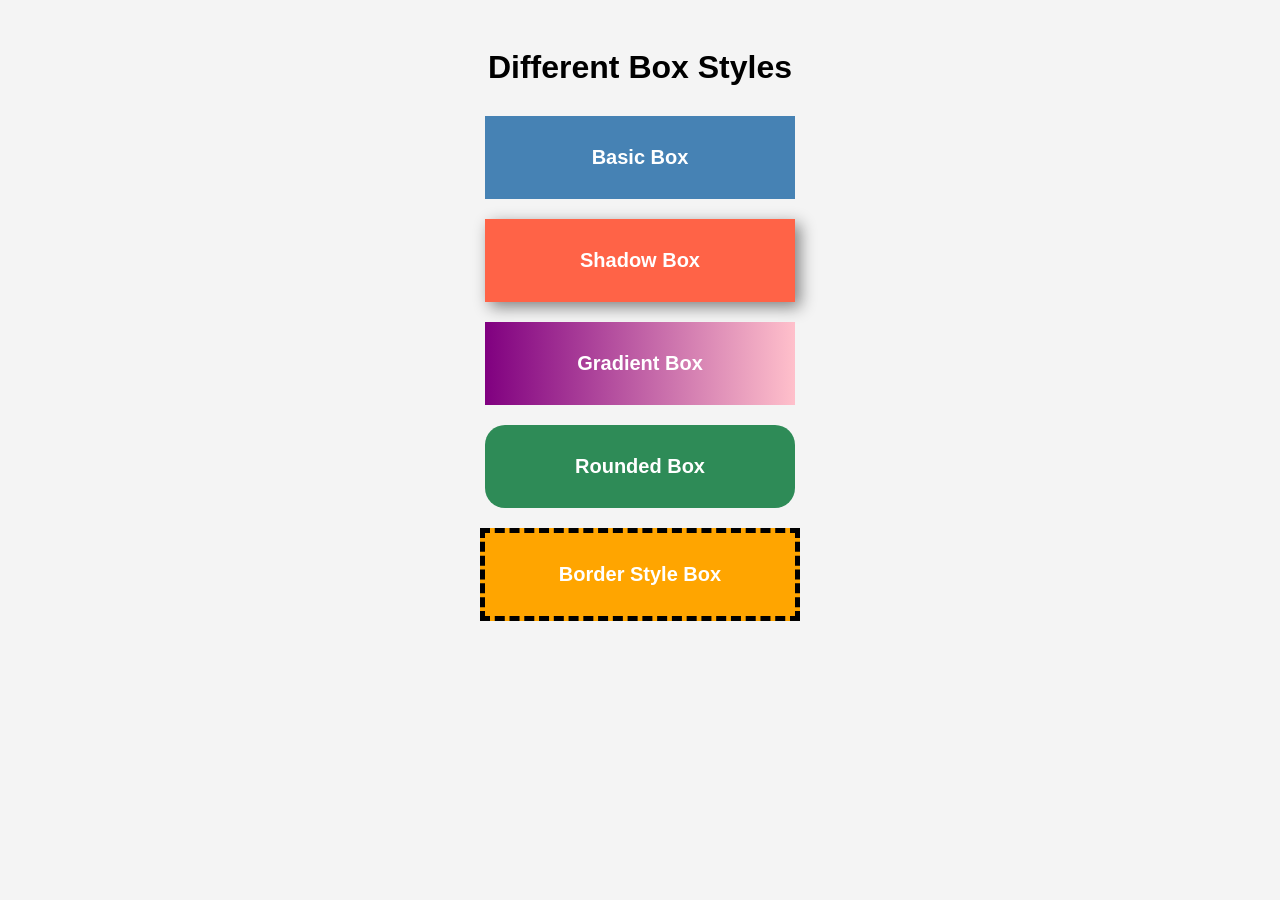
<file: HTML--CSS/Box-styles/index.html>
<!DOCTYPE html>
<html lang="en">

<head>
    <meta charset="UTF-8">
    <meta name="viewport" content="width=device-width, initial-scale=1.0">
    <title>Different Box Styles</title>
    <link rel="stylesheet" href="style.css">
</head>

<body>

    <h1>Different Box Styles</h1>

    <div class="box basic-box">
        Basic Box
    </div>

    <div class="box shadow-box">
        Shadow Box
    </div>

    <div class="box gradient-box">
        Gradient Box
    </div>

    <div class="box rounded-box">
        Rounded Box
    </div>

    <div class="box border-box">
        Border Style Box
    </div>

</body>

</html>
</file>
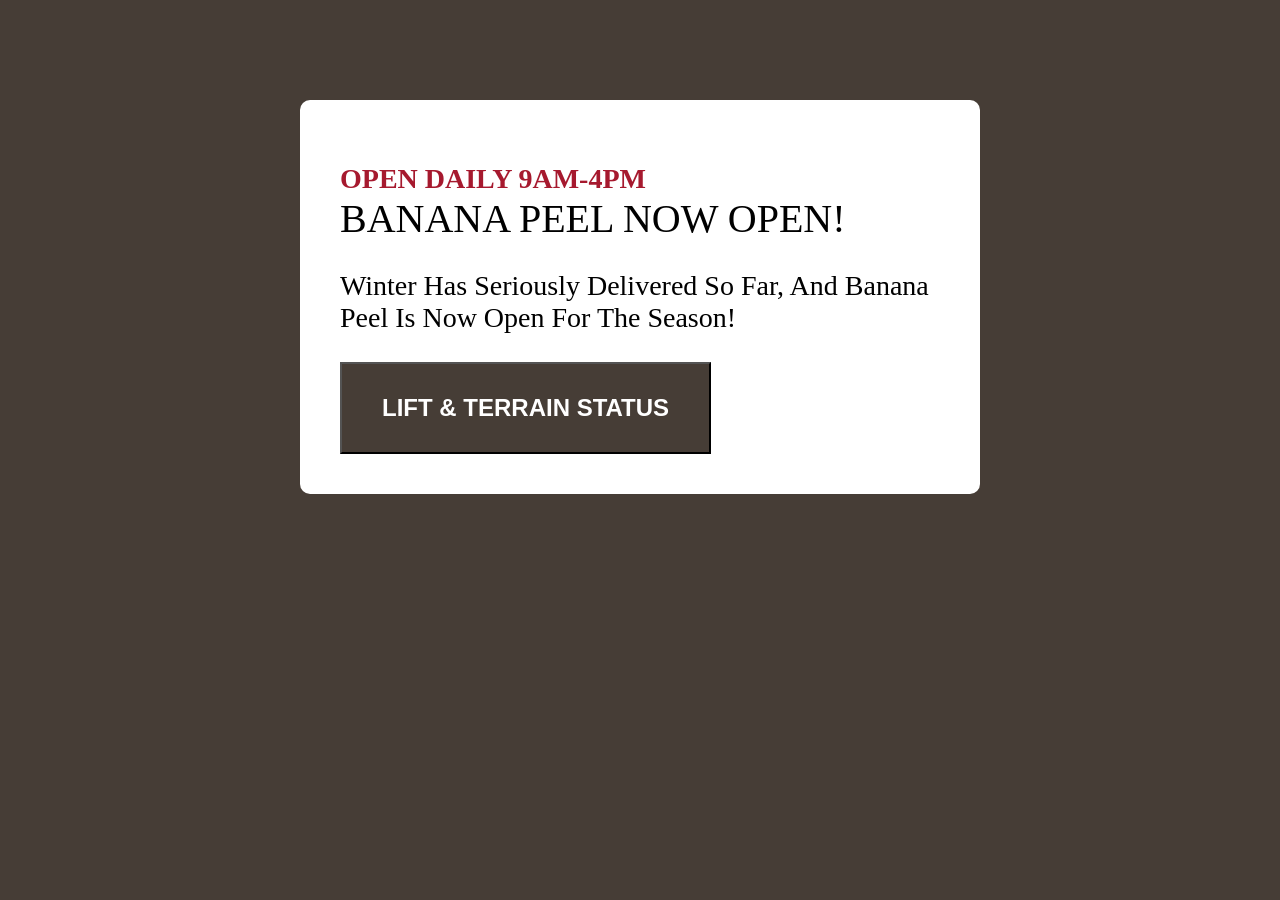
<file: HTML--CSS/BoxModel/index.html>
<!DOCTYPE html>
<html lang="en">
<head>
    <meta charset="UTF-8">
    <meta name="viewport" content="width=device-width, initial-scale=1.0">
    <title>BoxModel</title>
    <link rel="stylesheet" href="style.css">
</head>
<body>
    <div class="container">
        <h2>Open daily 9am-4pm</h2>
        <h1>Banana Peel Now Open!</h1>
        <p>Winter has seriously delivered so far, and Banana Peel is now open for the season!</p>
        <button>Lift & Terrain Status</button>
    </div>
    
</body>
</html>
</file>
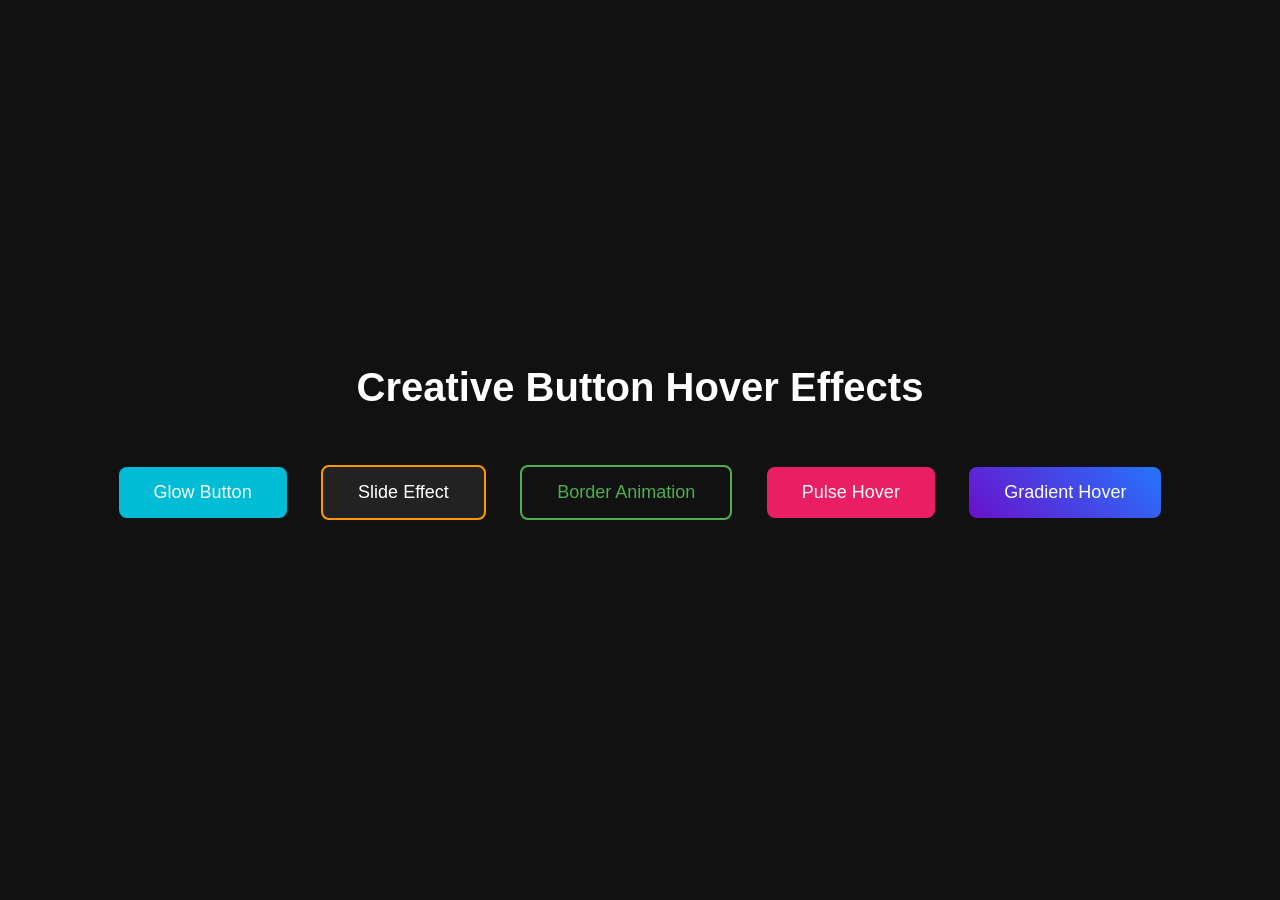
<file: HTML--CSS/Button Animation/index.html>
<!DOCTYPE html>
<html lang="en">

<head>
    <meta charset="UTF-8" />
    <meta name="viewport" content="width=device-width, initial-scale=1.0" />
    <title>Button Styles</title>

    <link rel="stylesheet" href="style.css">
</head>

<body>

    <div class="container">
        <h1>Creative Button Hover Effects</h1>

        <button class="btn btn1">Glow Button</button>

        <button class="btn btn2">Slide Effect</button>

        <button class="btn btn3">Border Animation</button>

        <button class="btn btn4">Pulse Hover</button>

        <button class="btn btn5">Gradient Hover</button>
    </div>

</body>

</html>
</file>
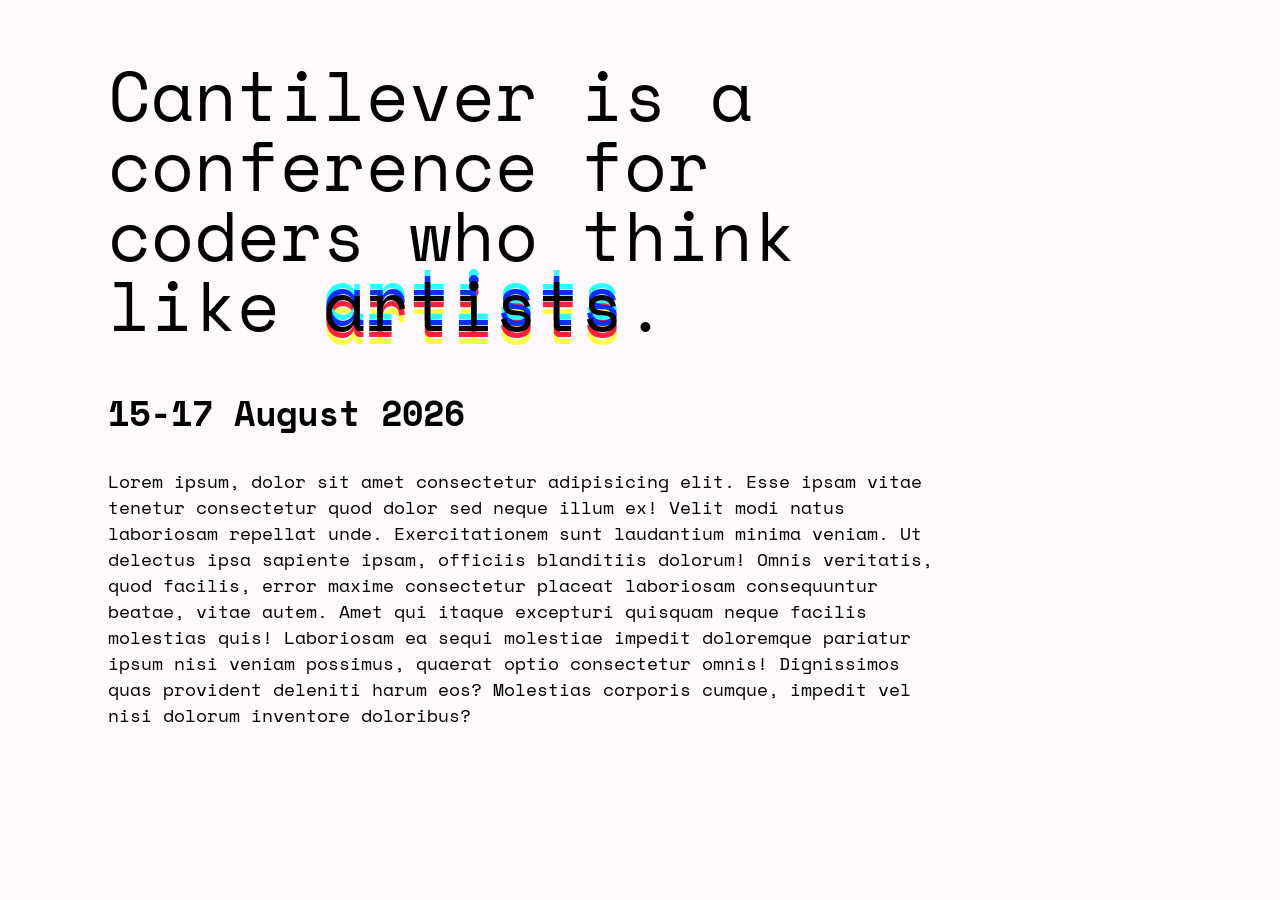
<file: HTML--CSS/cantilever/index.html>
<!DOCTYPE html>
<html lang="en">
<head>
    <meta charset="UTF-8">
    <meta name="viewport" content="width=device-width, initial-scale=1.0">
    <title>Cantiliver</title>
    <link rel="preconnect" href="https://fonts.googleapis.com">
    <link rel="preconnect" href="https://fonts.gstatic.com" crossorigin>
    <link href="https://fonts.googleapis.com/css2?family=Space+Mono:wght@400;700&display=swap" rel="stylesheet">
    <link rel="stylesheet" href="style.css">
</head>
<body>
    <div>
        <h1>Cantilever is a conference for coders who think like 
            <span>artists</span>.</h1>
        <h2>15-17 August 2026 </h2>
        <p>Lorem ipsum, dolor sit amet consectetur adipisicing elit. Esse ipsam vitae tenetur consectetur quod dolor sed neque illum ex! Velit modi natus laboriosam repellat unde. Exercitationem sunt laudantium minima veniam.
        Ut delectus ipsa sapiente ipsam, officiis blanditiis dolorum! Omnis veritatis, quod facilis, error maxime consectetur placeat laboriosam consequuntur beatae, vitae autem. Amet qui itaque excepturi quisquam neque facilis molestias quis!
        Laboriosam ea sequi molestiae impedit doloremque pariatur ipsum nisi veniam possimus,
        quaerat optio consectetur omnis! Dignissimos quas provident deleniti harum eos? 
        Molestias corporis cumque, impedit vel nisi 
        dolorum inventore doloribus?</p>
    </div>
</body>
</html>
</file>
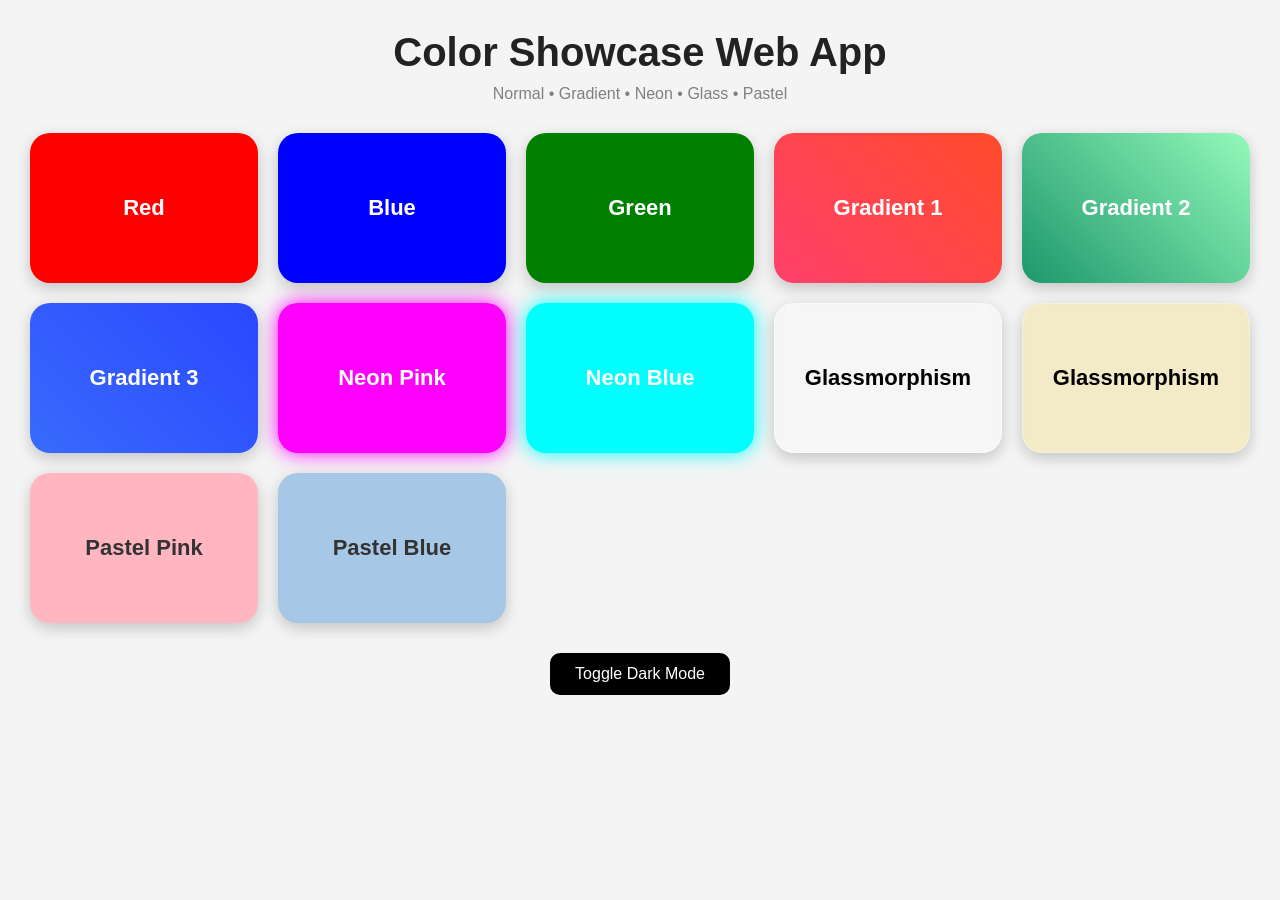
<file: HTML--CSS/Color showcase web app/index.html>
<!DOCTYPE html>
<html lang="en">

<head>
    <meta charset="UTF-8" />
    <meta name="viewport" content="width=device-width, initial-scale=1.0" />
    <title>Color Showcase App</title>
    <link rel="stylesheet" href="style.css" />
</head>

<body>

    <header>
        <h1>Color Showcase Web App</h1>
        <p>Normal • Gradient • Neon • Glass • Pastel</p>
    </header>

    <section class="container">

        <!-- Normal Colors -->
        <div class="card red">Red</div>
        <div class="card blue">Blue</div>
        <div class="card green">Green</div>

        <!-- Gradient Colors -->
        <div class="card gradient1">Gradient 1</div>
        <div class="card gradient2">Gradient 2</div>
        <div class="card gradient3">Gradient 3</div>

        <!-- Neon -->
        <div class="card neon1">Neon Pink</div>
        <div class="card neon2">Neon Blue</div>

        <!-- Glass -->
        <div class="card glass">Glassmorphism</div>
        <div class="card glass2">Glassmorphism</div>

        <!-- Pastel -->
        <div class="card pastel1">Pastel Pink</div>
        <div class="card pastel2">Pastel Blue</div>
        

    </section>

    <button id="modeBtn">Toggle Dark Mode</button>

    <script src="script.js"></script>
</body>

</html>
</file>
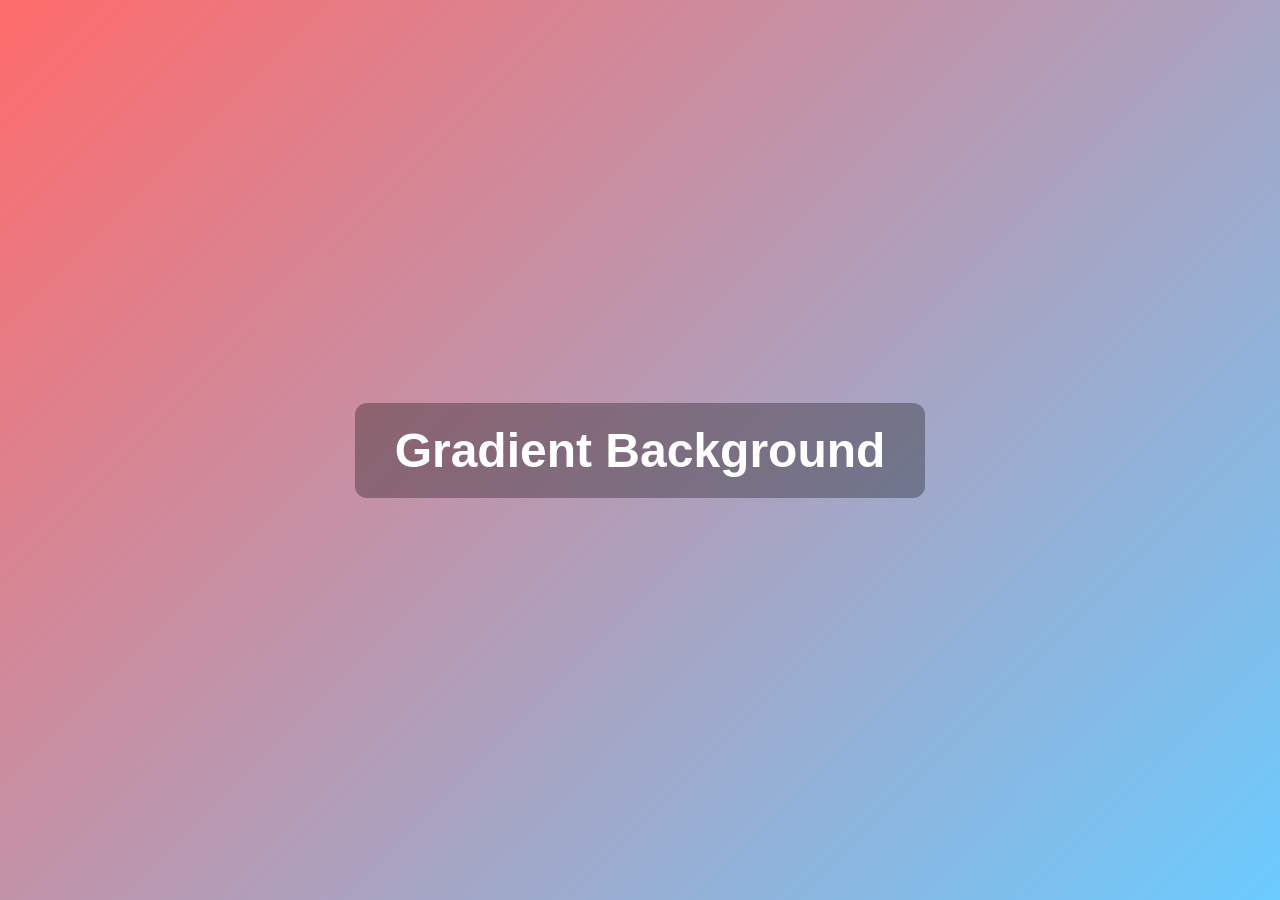
<file: HTML--CSS/color-gradient/index.html>
<!DOCTYPE html>
<html lang="en">
<head>
    <meta charset="UTF-8">
    <meta name="viewport" content="width=device-width, initial-scale=1.0">
    <title>Color-gradient</title>
    <link rel="stylesheet" href="style.css">
</head>
<body>
    <h1>Gradient Background</h1>
    
</body>
</html>
</file>
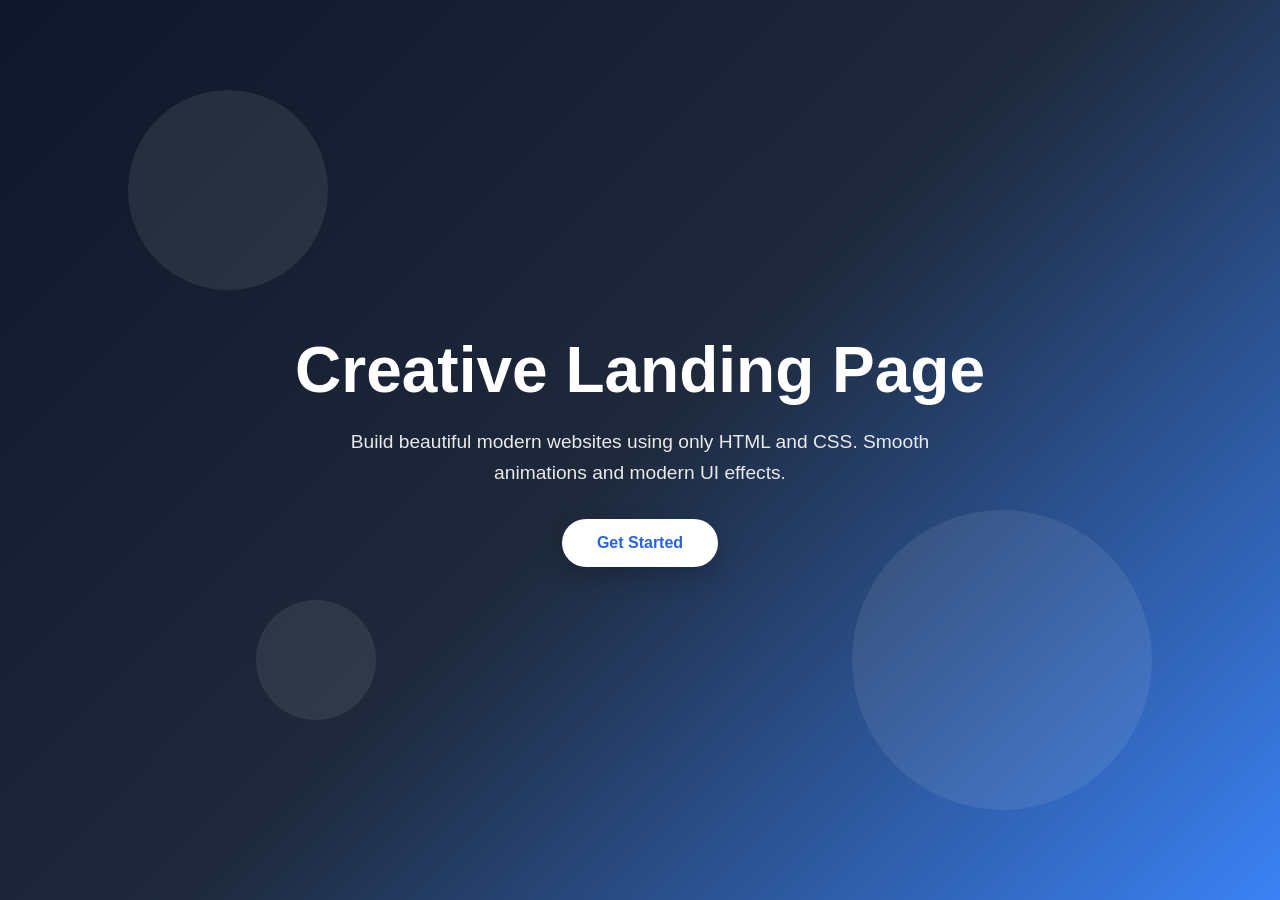
<file: HTML--CSS/Creative Landing page/index.html>
<!DOCTYPE html>
<html lang="en">
<head>
  <meta charset="UTF-8" />
  <meta name="viewport" content="width=device-width, initial-scale=1.0"/>
  <title>Animated Landing Page</title>

  <link rel="stylesheet" href="style.css">
</head>
<body>

  <!-- Animated Background -->
  <div class="circle"></div>
  <div class="circle"></div>
  <div class="circle"></div>

  <!-- Main Content -->
  <div class="container">
    <h1>Creative Landing Page</h1>

    <p>
      Build beautiful modern websites using only HTML and CSS.
      Smooth animations and modern UI effects.
    </p>

    <button class="btn">Get Started</button>
  </div>

</body>
</html>
</file>
<file: HTML--CSS/Box-styles/style.css>
body {
    font-family: Arial, sans-serif;
    background-color: #f4f4f4;
    text-align: center;
    padding: 20px;
}

h1 {
    margin-bottom: 30px;
}

.box {
    width: 250px;
    padding: 30px;
    margin: 20px auto;
    color: white;
    font-size: 20px;
    font-weight: bold;
}

/* Basic Box */
.basic-box {
    background-color: steelblue;
}

/* Shadow Box */
.shadow-box {
    background-color: tomato;
    box-shadow: 5px 5px 15px gray;
}

/* Gradient Box */
.gradient-box {
    background: linear-gradient(to right, purple, pink);
}

/* Rounded Box */
.rounded-box {
    background-color: seagreen;
    border-radius: 20px;
}

/* Border Style Box */
.border-box {
    background-color: orange;
    border: 5px dashed black;
}
</file>
<file: HTML--CSS/BoxModel/style.css>
body {
    background-color: #463d36;
}
.container{
    background-color: white;
    padding: 40px;
    border-radius: 10px;
    text-transform: uppercase;
    font-family:'Times New Roman', Times, serif;
    width:600px;
    margin: 100px auto;
}

h2{
    color: #a6192e;
    font-size: 28px;
    margin-bottom: 0;
    font-weight: bolder;
}
h1{
    font-size: 40px;
    margin-top: 0;
    font-weight:100;
}
p{
    font-size: 28px;
    text-transform: capitalize;
    margin-top: 28px;
}
button{
    font-size: 24px;
    background-color: #463d36;
    color: white;
    padding: 30px 40px;
    text-transform: uppercase;
    font-weight: bolder;
}
</file>
<file: HTML--CSS/Button Animation/style.css>
* {
    margin: 0;
    padding: 0;
    box-sizing: border-box;
    font-family: Arial, Helvetica, sans-serif;
}

body {
    height: 100vh;
    display: flex;
    justify-content: center;
    align-items: center;
    background: #111;
    color: white;
}

.container {
    text-align: center;
}

h1 {
    margin-bottom: 40px;
    font-size: 40px;
}

.btn {
    padding: 15px 35px;
    margin: 15px;
    border: none;
    cursor: pointer;
    font-size: 18px;
    border-radius: 8px;
    transition: 0.4s;
    position: relative;
    overflow: hidden;
}

/*   BUTTON 1 - GLOW EFFECT  */

.btn1 {
    background: #00bcd4;
    color: white;
}

.btn1:hover {
    box-shadow:
        0 0 10px #00bcd4,
        0 0 20px #00bcd4,
        0 0 40px #00bcd4;
    transform: scale(1.05);
}

/*  BUTTON 2 - SLIDE EFFECT  */

.btn2 {
    background: #222;
    color: white;
    border: 2px solid #ff9800;
}

.btn2::before {
    content: "";
    position: absolute;
    top: 0;
    left: -100%;
    width: 100%;
    height: 100%;
    background: #ff9800;
    transition: 0.4s;
    z-index: -1;
}

.btn2:hover::before {
    left: 0;
}

.btn2:hover {
    color: black;
}

/*    BUTTON 3 - BORDER EFFECT */

.btn3 {
    background: transparent;
    color: #4caf50;
    border: 2px solid #4caf50;
}

.btn3:hover {
    background: #4caf50;
    color: white;
    letter-spacing: 2px;
}

/* BUTTON 4 - PULSE EFFECT  */

.btn4 {
    background: #e91e63;
    color: white;
}

.btn4:hover {
    animation: pulse 0.6s infinite;
}

@keyframes pulse {
    0% {
        transform: scale(1);
    }

    50% {
        transform: scale(1.1);
    }

    100% {
        transform: scale(1);
    }
}


/*   BUTTON 5 - GRADIENT EFFECT */

.btn5 {
    background: linear-gradient(45deg, #6a11cb, #2575fc);
    color: white;
}

.btn5:hover {
    background: linear-gradient(45deg, #2575fc, #6a11cb);
    transform: translateY(-5px);
}
</file>
<file: HTML--CSS/cantilever/style.css>
body{
    font-family: 'Space Mono',monospace;
    background-color: #fdf9fd;
}
h1{
    font-size: 70px;
    line-height: 1;
    font-weight: 400;

}

h2{
    font-size: 35px;
}

p{
    font-size: 18px;
}

div{
    width: 66%;
    margin-top: 60px;
    margin-left: 100px;
}
span{
    text-shadow:0 -6.25px #0c2ffb , 0 -12.50px #2cfcfd,
                0 6.25px #fb203b, 0 12.50px #fefc4b;
}
</file>
<file: HTML--CSS/Color showcase web app/style.css>
* {
    margin: 0;
    padding: 0;
    box-sizing: border-box;
}

body {
    font-family: Arial, sans-serif;
    background: #f4f4f4;
    color: #222;
    text-align: center;
    transition: 0.4s;
    min-height: 100vh;
    padding: 30px;
}

header h1 {
    margin-bottom: 10px;
    font-size: 40px;
}

header p {
    margin-bottom: 30px;
    color: gray;
}

.container {
    display: grid;
    grid-template-columns: repeat(auto-fit, minmax(220px, 1fr));
    gap: 20px;
}

.card {
    height: 150px;
    border-radius: 20px;
    display: flex;
    justify-content: center;
    align-items: center;
    font-size: 22px;
    font-weight: bold;
    color: white;
    box-shadow: 0 5px 15px rgba(0, 0, 0, 0.2);
    transition: 0.4s;
}

.card:hover {
    transform: scale(1.05);
}

/* Normal Colors */
.red {
    background: red;
}

.blue {
    background: blue;
}

.green {
    background: green;
}

/* Gradients */
.gradient1 {
    background: linear-gradient(45deg, #ff416c, #ff4b2b);
}

.gradient2 {
    background: linear-gradient(45deg, #1d976c, #93f9b9);
}

.gradient3 {
    background: linear-gradient(45deg, #396afc, #2948ff);
}

/* Neon */
.neon1 {
    background: #ff00ff;
    box-shadow: 0 0 20px #ff00ff;
}

.neon2 {
    background: #00ffff;
    box-shadow: 0 0 20px #00ffff;
}

/* Glassmorphism */
.glass {
    background: rgba(255, 255, 255, 0.2);
    backdrop-filter: blur(10px);
    color: black;
    border: 1px solid rgba(255, 255, 255, 0.3);
}
.glass2 {
    background: rgba(240, 201, 29, 0.2);
    backdrop-filter: blur(10px);
    color: black;
    border: 1px solid rgba(255, 255, 255, 0.3);
}
/* Pastel */
.pastel1 {
    background: #ffb6c1;
    color: #333;
}

.pastel2 {
    background: #a7c7e7;
    color: #333;
}

/* Button */
button {
    margin-top: 30px;
    padding: 12px 25px;
    border: none;
    border-radius: 10px;
    background: black;
    color: white;
    cursor: pointer;
    font-size: 16px;
}

/* Dark Mode */
.dark-mode {
    background: #121212;
    color: white;
}
</file>
<file: HTML--CSS/color-gradient/style.css>
body {
    margin: 0;
    height: 100vh;

    display: flex;
    justify-content: center;
    align-items: center;

    font-family: Arial, sans-serif;

    background: linear-gradient(135deg,
            #ff6b6b,
            #6bcBff,
            #6bff95,
            #ffd93d);

    background-size: 300% 300%;
    animation: gradientMove 8s ease infinite;
}

h1 {
    color: white;
    font-size: 3rem;

    background: rgba(0, 0, 0, 0.3);

    padding: 20px 40px;
    border-radius: 12px;
}

@keyframes gradientMove {
    0% {
        background-position: 0% 50%;
    }

    50% {
        background-position: 100% 50%;
    }

    100% {
        background-position: 0% 50%;
    }
}
</file>
<file: HTML--CSS/Creative Landing page/style.css>
*{
  margin:0;
  padding:0;
  box-sizing:border-box;
  font-family: Arial, Helvetica, sans-serif, sans-serif;
}

body{
  height:100vh;
  overflow:hidden;
  background: linear-gradient(135deg,#0f172a,#1e293b,#3b82f6);
  display:flex;
  justify-content:center;
  align-items:center;
  color:white;
  position:relative;
}

/* Background Circles */

.circle{
  position:absolute;
  border-radius:50%;
  background:rgba(255,255,255,0.08);
  animation: float 8s infinite ease-in-out;
}

.circle:nth-child(1){
  width:200px;
  height:200px;
  top:10%;
  left:10%;
}

.circle:nth-child(2){
  width:300px;
  height:300px;
  bottom:10%;
  right:10%;
  animation-delay:2s;
}

.circle:nth-child(3){
  width:120px;
  height:120px;
  bottom:20%;
  left:20%;
  animation-delay:4s;
}

/* Floating Animation */

@keyframes float{
  0%,100%{
    transform:translateY(0px);
  }

  50%{
    transform:translateY(-30px);
  }
}

/* Main Container */

.container{
  text-align:center;
  z-index:2;
  animation: fadeIn 2s ease;
}

.container h1{
  font-size:4rem;
  margin-bottom:20px;
  animation: slideDown 1.5s ease;
}

.container p{
  font-size:1.2rem;
  max-width:600px;
  margin:auto;
  margin-bottom:30px;
  line-height:1.6;
  opacity:0.9;
  animation: fadeText 2s ease;
}

/* Button */

.btn{
  padding:15px 35px;
  border:none;
  border-radius:50px;
  background:white;
  color:#2563eb;
  font-size:1rem;
  font-weight:bold;
  cursor:pointer;
  transition:0.4s;
  box-shadow:0 10px 25px rgba(0,0,0,0.2);
}

.btn:hover{
  transform:translateY(-5px) scale(1.05);
  background:#dbeafe;
}

/* Text Animations */

@keyframes slideDown{
  from{
    transform:translateY(-50px);
    opacity:0;
  }

  to{
    transform:translateY(0);
    opacity:1;
  }
}

@keyframes fadeText{
  from{
    opacity:0;
  }

  to{
    opacity:0.9;
  }
}

@keyframes fadeIn{
  from{
    opacity:0;
  }

  to{
    opacity:1;
  }
}
</file>
